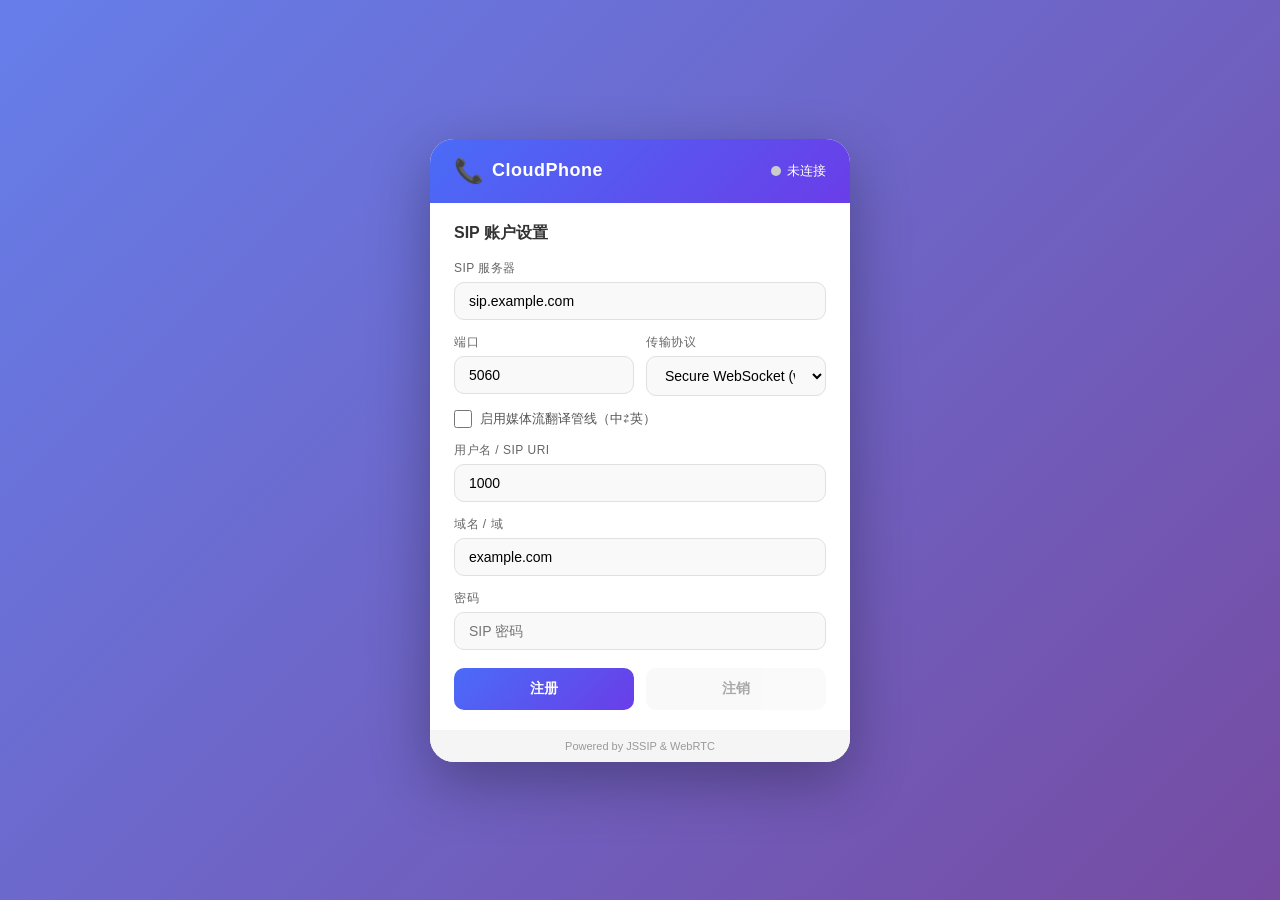
<file: SIP_module/sip/index.html>
<!DOCTYPE html>
<html lang="zh-CN">
<head>
    <meta charset="UTF-8">
    <meta name="viewport" content="width=device-width, initial-scale=1.0">
    <title>语音软电话 - SIP Softphone</title>
    <link rel="stylesheet" href="css/style.css">
</head>
<body>
    <div class="phone-container">
        <!-- 头部：品牌与状态 -->
        <header class="phone-header">
            <div class="brand">
                <span class="brand-icon">📞</span>
                <span class="brand-name">CloudPhone</span>
            </div>
            <div class="connection-status">
                <span id="statusDot" class="status-dot disconnected"></span>
                <span id="statusText" class="status-text">未连接</span>
            </div>
        </header>

        <!-- SIP 配置面板 -->
        <section id="configPanel" class="config-panel">
            <h3 class="panel-title">SIP 账户设置</h3>
            <div class="form-group">
                <label for="sipServer">SIP 服务器</label>
                <input type="text" id="sipServer" placeholder="例如: sip.example.com" value="sip.example.com">
            </div>
            <div class="form-row">
                <div class="form-group half">
                    <label for="sipPort">端口</label>
                    <input type="number" id="sipPort" value="5060" min="1" max="65535">
                </div>
                <div class="form-group half">
                    <label for="sipTransport">传输协议</label>
                    <select id="sipTransport">
                        <option value="ws">WebSocket (ws)</option>
                        <option value="wss" selected>Secure WebSocket (wss)</option>
                    </select>
                </div>
            </div>
            <div class="form-group">
                <label class="checkbox-label">
                    <input type="checkbox" id="enableProcessing">
                    <span>启用媒体流翻译管线（中⇄英）</span>
                </label>
            </div>
            <div class="form-group">
                <label for="sipUser">用户名 / SIP URI</label>
                <input type="text" id="sipUser" placeholder="例如: 1000@example.com" value="1000">
            </div>
            <div class="form-group">
                <label for="sipDomain">域名 / 域</label>
                <input type="text" id="sipDomain" placeholder="例如: example.com" value="example.com">
            </div>
            <div class="form-group">
                <label for="sipPassword">密码</label>
                <input type="password" id="sipPassword" placeholder="SIP 密码" value="">
            </div>
            <div class="form-actions">
                <button id="btnRegister" class="btn btn-primary">注册</button>
                <button id="btnUnregister" class="btn btn-secondary" disabled>注销</button>
            </div>
        </section>

        <!-- 主通话面板 -->
        <section id="callPanel" class="call-panel" style="display: none;">
            <!-- 通话信息栏 -->
            <div class="call-info">
                <div class="caller-info">
                    <div class="avatar" id="callerAvatar">?</div>
                    <div class="caller-details">
                        <div id="callerName" class="caller-name">未知来电</div>
                        <div id="callerNumber" class="caller-number">—</div>
                    </div>
                </div>
                <div class="call-duration">
                    <div id="callStatus" class="call-status">通话中</div>
                    <div id="callTimer" class="call-timer">00:00</div>
                </div>
            </div>

            <!-- 来电接听提示 -->
            <div id="incomingCallPanel" class="incoming-call" style="display: none;">
                <div class="incoming-text">
                    <div class="incoming-title">📞 来电</div>
                    <div id="incomingNumber" class="incoming-number">—</div>
                </div>
                <div class="incoming-actions">
                    <button id="btnReject" class="btn btn-reject">
                        <span class="btn-icon">✕</span>
                        <span>拒接</span>
                    </button>
                    <button id="btnAnswer" class="btn btn-answer">
                        <span class="btn-icon">📞</span>
                        <span>接听</span>
                    </button>
                </div>
            </div>

            <!-- 通话控制按钮 -->
            <div id="callControls" class="call-controls" style="display: none;">
                <button id="btnMute" class="control-btn" title="静音">
                    <span class="ctrl-icon">🔇</span>
                    <span class="ctrl-label">静音</span>
                </button>
                <button id="btnSpeaker" class="control-btn" title="免提">
                    <span class="ctrl-icon">🔊</span>
                    <span class="ctrl-label">免提</span>
                </button>
                <button id="btnKeypad" class="control-btn" title="键盘">
                    <span class="ctrl-icon">⌨️</span>
                    <span class="ctrl-label">键盘</span>
                </button>
                <button id="btnTransfer" class="control-btn" title="转接">
                    <span class="ctrl-icon">🔀</span>
                    <span class="ctrl-label">转接</span>
                </button>
            </div>

            <!-- 拨号键盘 -->
            <div id="keypadPanel" class="keypad-panel" style="display: none;">
                <div class="dial-input-row">
                    <input type="text" id="dialNumber" class="dial-input" placeholder="输入号码" readonly>
                    <button id="btnClear" class="btn-clear" title="清空">⌫</button>
                </div>
                <div class="keypad-grid">
                    <button class="key" data-key="1"><span>1</span><small>&nbsp;</small></button>
                    <button class="key" data-key="2"><span>2</span><small>ABC</small></button>
                    <button class="key" data-key="3"><span>3</span><small>DEF</small></button>
                    <button class="key" data-key="4"><span>4</span><small>GHI</small></button>
                    <button class="key" data-key="5"><span>5</span><small>JKL</small></button>
                    <button class="key" data-key="6"><span>6</span><small>MNO</small></button>
                    <button class="key" data-key="7"><span>7</span><small>PQRS</small></button>
                    <button class="key" data-key="8"><span>8</span><small>TUV</small></button>
                    <button class="key" data-key="9"><span>9</span><small>WXYZ</small></button>
                    <button class="key" data-key="*"><span>*</span><small>&nbsp;</small></button>
                    <button class="key" data-key="0"><span>0</span><small>+</small></button>
                    <button class="key" data-key="#"><span>#</span><small>&nbsp;</small></button>
                </div>
                <div class="dial-actions">
                    <button id="btnDial" class="btn btn-dial">
                        <span class="btn-icon">📞</span>
                        <span>拨打</span>
                    </button>
                    <button id="btnHangup" class="btn btn-hangup">
                        <span class="btn-icon">📞</span>
                        <span>挂断</span>
                    </button>
                </div>
            </div>

            <!-- 转接面板 -->
            <div id="transferPanel" class="transfer-panel" style="display: none;">
                <label for="transferNumber">转接至：</label>
                <div class="transfer-row">
                    <input type="text" id="transferNumber" placeholder="输入转接号码">
                    <button id="btnTransferConfirm" class="btn btn-primary">确认转接</button>
                    <button id="btnTransferCancel" class="btn btn-secondary">取消</button>
                </div>
            </div>
        </section>

        <!-- 通话记录 -->
        <section id="historyPanel" class="history-panel" style="display: none;">
            <div class="history-header">
                <h3 class="panel-title">通话记录</h3>
                <button id="btnClearHistory" class="btn-clear-history">清空</button>
            </div>
            <div id="historyList" class="history-list">
                <!-- 动态填充 -->
            </div>
        </section>

        <!-- 脚注 -->
        <footer class="phone-footer">
            <span>Powered by JSSIP & WebRTC</span>
        </footer>
    </div>

    <!-- JSSIP 第三方库 (v3.10.0) -->
    <script src="js/jssip-3.10.0.min.js"
            onerror="alert('JsSIP 库加载失败，请检查网络连接')"></script>
    <script src="js/softphone.js"></script>
</body>
</html>
</file>
<file: SIP_module/sip/css/style.css>
* {
    margin: 0;
    padding: 0;
    box-sizing: border-box;
}

body {
    font-family: -apple-system, BlinkMacSystemFont, 'Segoe UI', Roboto, 'Helvetica Neue', Arial, sans-serif;
    background: linear-gradient(135deg, #667eea 0%, #764ba2 100%);
    min-height: 100vh;
    display: flex;
    align-items: center;
    justify-content: center;
    padding: 20px;
    color: #333;
}

.phone-container {
    width: 100%;
    max-width: 420px;
    background: #fff;
    border-radius: 24px;
    box-shadow: 0 20px 60px rgba(0, 0, 0, 0.3);
    overflow: hidden;
}

/* 头部 */
.phone-header {
    background: linear-gradient(135deg, #4a6cf7 0%, #6a3de8 100%);
    padding: 18px 24px;
    display: flex;
    justify-content: space-between;
    align-items: center;
    color: #fff;
}

.brand {
    display: flex;
    align-items: center;
    gap: 8px;
}

.brand-icon {
    font-size: 24px;
}

.brand-name {
    font-size: 18px;
    font-weight: 600;
    letter-spacing: 0.5px;
}

.connection-status {
    display: flex;
    align-items: center;
    gap: 6px;
    font-size: 13px;
}

.status-dot {
    width: 10px;
    height: 10px;
    border-radius: 50%;
    display: inline-block;
    transition: all 0.3s ease;
}

.status-dot.disconnected {
    background: #ccc;
    box-shadow: 0 0 0 0 rgba(204, 204, 204, 0.7);
}

.status-dot.connecting {
    background: #ffc107;
    animation: pulse 1.2s infinite;
}

.status-dot.connected {
    background: #4caf50;
    box-shadow: 0 0 0 4px rgba(76, 175, 80, 0.3);
}

.status-dot.error {
    background: #f44336;
    animation: pulse 1.2s infinite;
}

@keyframes pulse {
    0% { box-shadow: 0 0 0 0 rgba(255, 255, 255, 0.4); }
    70% { box-shadow: 0 0 0 8px rgba(255, 255, 255, 0); }
    100% { box-shadow: 0 0 0 0 rgba(255, 255, 255, 0); }
}

/* 配置面板 */
.config-panel {
    padding: 20px 24px;
}

.panel-title {
    font-size: 16px;
    font-weight: 600;
    margin-bottom: 16px;
    color: #333;
}

.form-group {
    margin-bottom: 14px;
}

.form-group.half {
    flex: 1;
}

.form-row {
    display: flex;
    gap: 12px;
}

.form-group label {
    display: block;
    font-size: 12px;
    font-weight: 500;
    color: #666;
    margin-bottom: 5px;
    text-transform: uppercase;
    letter-spacing: 0.5px;
}

.form-group .checkbox-label {
    display: flex;
    align-items: center;
    gap: 8px;
    font-size: 13px;
    font-weight: 400;
    color: #555;
    margin-bottom: 0;
    text-transform: none;
    letter-spacing: 0;
    cursor: pointer;
    user-select: none;
}

.form-group .checkbox-label input[type="checkbox"] {
    width: 18px;
    height: 18px;
    accent-color: #4a6cf7;
    cursor: pointer;
    margin: 0;
}

.form-group input,
.form-group select {
    width: 100%;
    padding: 10px 14px;
    border: 1.5px solid #e0e0e0;
    border-radius: 10px;
    font-size: 14px;
    background: #f9f9f9;
    transition: all 0.2s ease;
    outline: none;
}

.form-group input:focus,
.form-group select:focus {
    border-color: #4a6cf7;
    background: #fff;
    box-shadow: 0 0 0 3px rgba(74, 108, 247, 0.1);
}

.form-actions {
    display: flex;
    gap: 12px;
    margin-top: 18px;
}

/* 按钮通用样式 */
.btn {
    flex: 1;
    padding: 12px 20px;
    border: none;
    border-radius: 10px;
    font-size: 14px;
    font-weight: 600;
    cursor: pointer;
    transition: all 0.2s ease;
    display: flex;
    align-items: center;
    justify-content: center;
    gap: 6px;
}

.btn:disabled {
    opacity: 0.5;
    cursor: not-allowed;
}

.btn-primary {
    background: linear-gradient(135deg, #4a6cf7, #6a3de8);
    color: #fff;
}

.btn-primary:hover:not(:disabled) {
    transform: translateY(-2px);
    box-shadow: 0 6px 16px rgba(74, 108, 247, 0.35);
}

.btn-secondary {
    background: #f5f5f5;
    color: #555;
}

.btn-secondary:hover:not(:disabled) {
    background: #e8e8e8;
}

.btn-reject {
    background: linear-gradient(135deg, #ff5252, #d32f2f);
    color: #fff;
    flex: 0 0 auto;
    width: 64px;
    height: 64px;
    border-radius: 50%;
    font-size: 12px;
    flex-direction: column;
}

.btn-reject:hover:not(:disabled) {
    transform: scale(1.05);
    box-shadow: 0 8px 20px rgba(255, 82, 82, 0.4);
}

.btn-answer {
    background: linear-gradient(135deg, #66bb6a, #388e3c);
    color: #fff;
    flex: 0 0 auto;
    width: 64px;
    height: 64px;
    border-radius: 50%;
    font-size: 12px;
    flex-direction: column;
}

.btn-answer:hover:not(:disabled) {
    transform: scale(1.05);
    box-shadow: 0 8px 20px rgba(102, 187, 106, 0.4);
}

.btn-dial {
    background: linear-gradient(135deg, #4caf50, #2e7d32);
    color: #fff;
    padding: 16px;
}

.btn-dial:hover:not(:disabled) {
    transform: translateY(-2px);
    box-shadow: 0 8px 20px rgba(76, 175, 80, 0.4);
}

.btn-hangup {
    background: linear-gradient(135deg, #ff5252, #c62828);
    color: #fff;
    padding: 16px;
}

.btn-hangup:hover:not(:disabled) {
    transform: translateY(-2px);
    box-shadow: 0 8px 20px rgba(255, 82, 82, 0.4);
}

.btn-icon {
    font-size: 16px;
}

/* 通话面板 */
.call-panel {
    padding: 20px 24px;
    background: #fafafa;
}

.call-info {
    display: flex;
    justify-content: space-between;
    align-items: center;
    padding: 16px;
    background: #fff;
    border-radius: 14px;
    margin-bottom: 16px;
    box-shadow: 0 2px 8px rgba(0, 0, 0, 0.05);
}

.caller-info {
    display: flex;
    align-items: center;
    gap: 12px;
}

.avatar {
    width: 52px;
    height: 52px;
    background: linear-gradient(135deg, #4a6cf7, #6a3de8);
    border-radius: 50%;
    display: flex;
    align-items: center;
    justify-content: center;
    color: #fff;
    font-size: 22px;
    font-weight: 600;
}

.caller-details {
    display: flex;
    flex-direction: column;
}

.caller-name {
    font-size: 16px;
    font-weight: 600;
    color: #333;
}

.caller-number {
    font-size: 13px;
    color: #888;
    margin-top: 2px;
}

.call-duration {
    text-align: right;
}

.call-status {
    font-size: 12px;
    color: #4a6cf7;
    font-weight: 500;
    text-transform: uppercase;
    letter-spacing: 0.5px;
}

.call-status.connecting {
    color: #ff9800;
}

.call-status.ringing {
    color: #2196f3;
}

.call-status.ended {
    color: #999;
}

.call-timer {
    font-size: 18px;
    font-weight: 600;
    color: #333;
    font-variant-numeric: tabular-nums;
    margin-top: 2px;
}

/* 来电面板 */
.incoming-call {
    background: linear-gradient(135deg, #fff3e0, #ffe0b2);
    border-radius: 14px;
    padding: 20px;
    text-align: center;
    margin-bottom: 16px;
    border: 2px solid #ff9800;
}

.incoming-title {
    font-size: 14px;
    color: #e65100;
    margin-bottom: 8px;
    animation: blink 1.5s infinite;
}

@keyframes blink {
    0%, 100% { opacity: 1; }
    50% { opacity: 0.5; }
}

.incoming-number {
    font-size: 22px;
    font-weight: 600;
    color: #333;
    margin-bottom: 16px;
}

.incoming-actions {
    display: flex;
    justify-content: center;
    gap: 30px;
}

/* 通话控制按钮 */
.call-controls {
    display: grid;
    grid-template-columns: repeat(4, 1fr);
    gap: 10px;
    margin-bottom: 16px;
}

.control-btn {
    background: #fff;
    border: none;
    border-radius: 12px;
    padding: 12px 8px;
    cursor: pointer;
    transition: all 0.2s ease;
    display: flex;
    flex-direction: column;
    align-items: center;
    gap: 4px;
    box-shadow: 0 2px 6px rgba(0, 0, 0, 0.06);
}

.control-btn:hover {
    transform: translateY(-2px);
    box-shadow: 0 4px 12px rgba(0, 0, 0, 0.1);
}

.control-btn.active {
    background: linear-gradient(135deg, #4a6cf7, #6a3de8);
    color: #fff;
}

.ctrl-icon {
    font-size: 22px;
}

.ctrl-label {
    font-size: 11px;
    font-weight: 500;
}

/* 键盘面板 */
.keypad-panel {
    background: #fff;
    border-radius: 14px;
    padding: 16px;
    box-shadow: 0 2px 8px rgba(0, 0, 0, 0.05);
}

.dial-input-row {
    display: flex;
    gap: 8px;
    margin-bottom: 16px;
}

.dial-input {
    flex: 1;
    padding: 12px 14px;
    border: 1.5px solid #e0e0e0;
    border-radius: 10px;
    font-size: 18px;
    font-weight: 500;
    text-align: center;
    background: #f9f9f9;
    outline: none;
    font-variant-numeric: tabular-nums;
}

.dial-input:focus {
    border-color: #4a6cf7;
    background: #fff;
}

.btn-clear {
    background: #f5f5f5;
    border: none;
    border-radius: 10px;
    width: 44px;
    cursor: pointer;
    font-size: 18px;
    transition: all 0.2s ease;
}

.btn-clear:hover {
    background: #e0e0e0;
}

.keypad-grid {
    display: grid;
    grid-template-columns: repeat(3, 1fr);
    gap: 10px;
    margin-bottom: 16px;
}

.key {
    background: #f5f5f5;
    border: none;
    border-radius: 12px;
    padding: 14px 0;
    cursor: pointer;
    transition: all 0.15s ease;
    display: flex;
    flex-direction: column;
    align-items: center;
    gap: 2px;
    box-shadow: 0 2px 4px rgba(0, 0, 0, 0.05);
}

.key:hover {
    background: #e8e8e8;
    transform: translateY(-2px);
}

.key:active {
    transform: translateY(0);
    background: #dce4ff;
}

.key span {
    font-size: 22px;
    font-weight: 600;
    color: #333;
}

.key small {
    font-size: 10px;
    color: #888;
    letter-spacing: 1px;
}

.dial-actions {
    display: flex;
    gap: 12px;
}

.dial-actions .btn {
    flex: 1;
    padding: 14px;
}

/* 转接面板 */
.transfer-panel {
    background: #fff;
    border-radius: 14px;
    padding: 16px;
    margin-bottom: 16px;
    box-shadow: 0 2px 8px rgba(0, 0, 0, 0.05);
}

.transfer-panel label {
    font-size: 13px;
    font-weight: 500;
    color: #666;
    display: block;
    margin-bottom: 10px;
}

.transfer-row {
    display: flex;
    gap: 8px;
}

.transfer-row input {
    flex: 1;
    padding: 10px 14px;
    border: 1.5px solid #e0e0e0;
    border-radius: 10px;
    font-size: 14px;
    outline: none;
}

.transfer-row input:focus {
    border-color: #4a6cf7;
}

/* 通话记录 */
.history-panel {
    padding: 20px 24px;
    border-top: 1px solid #eee;
}

.history-header {
    display: flex;
    justify-content: space-between;
    align-items: center;
    margin-bottom: 12px;
}

.btn-clear-history {
    background: none;
    border: none;
    color: #999;
    cursor: pointer;
    font-size: 13px;
}

.btn-clear-history:hover {
    color: #f44336;
}

.history-list {
    max-height: 200px;
    overflow-y: auto;
}

.history-item {
    display: flex;
    justify-content: space-between;
    align-items: center;
    padding: 10px 0;
    border-bottom: 1px solid #f0f0f0;
}

.history-item:last-child {
    border-bottom: none;
}

.history-icon {
    width: 32px;
    height: 32px;
    border-radius: 50%;
    display: flex;
    align-items: center;
    justify-content: center;
    font-size: 14px;
    margin-right: 10px;
}

.history-icon.incoming {
    background: #e8f5e9;
    color: #4caf50;
}

.history-icon.outgoing {
    background: #e3f2fd;
    color: #2196f3;
}

.history-icon.missed {
    background: #ffebee;
    color: #f44336;
}

.history-info {
    flex: 1;
}

.history-number {
    font-size: 14px;
    font-weight: 500;
    color: #333;
}

.history-time {
    font-size: 12px;
    color: #999;
}

.history-duration {
    font-size: 12px;
    color: #666;
}

/* 脚注 */
.phone-footer {
    background: #f5f5f5;
    padding: 10px 24px;
    text-align: center;
    font-size: 11px;
    color: #999;
}

/* 滚动条 */
::-webkit-scrollbar {
    width: 6px;
}

::-webkit-scrollbar-track {
    background: #f0f0f0;
    border-radius: 3px;
}

::-webkit-scrollbar-thumb {
    background: #ccc;
    border-radius: 3px;
}

::-webkit-scrollbar-thumb:hover {
    background: #aaa;
}

/* 响应式 */
@media (max-width: 480px) {
    body {
        padding: 0;
        align-items: stretch;
    }

    .phone-container {
        border-radius: 0;
        max-width: 100%;
    }

    .call-controls {
        grid-template-columns: repeat(4, 1fr);
    }

    .incoming-actions {
        gap: 20px;
    }
}
</file>
